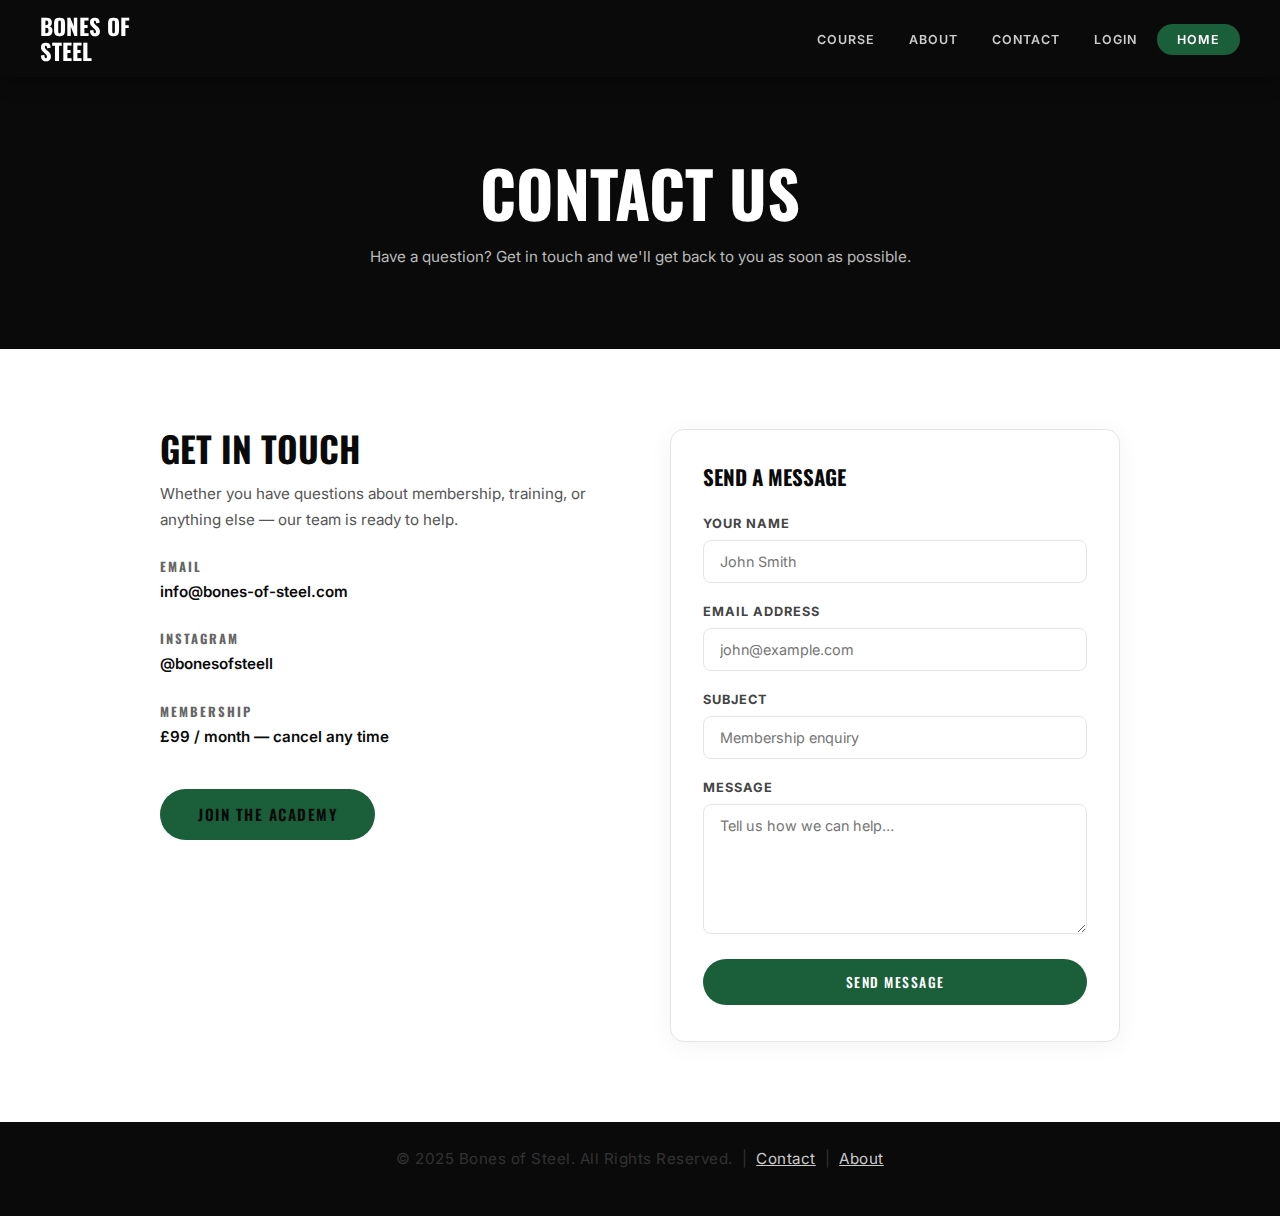
<file: contact.html>
<!DOCTYPE html>
<html lang="en">
<head>
  <meta charset="UTF-8">
  <meta name="viewport" content="width=device-width, initial-scale=1.0">
  <title>Contact | Bones of Steel</title>
  <link rel="preconnect" href="https://fonts.googleapis.com">
  <link rel="preconnect" href="https://fonts.gstatic.com" crossorigin>
  <link href="https://fonts.googleapis.com/css2?family=Oswald:wght@400;500;600;700&family=Inter:wght@300;400;500;600&display=swap" rel="stylesheet">
  <link rel="stylesheet" href="style.css">
  <style>
    .contact-wrap { padding: 80px 24px; }
    .contact-grid {
      display: grid;
      grid-template-columns: 1fr 1fr;
      gap: 60px;
      max-width: 960px;
      margin: 0 auto;
      align-items: start;
    }
    .contact-info h2 { font-size: 2.2rem; margin-bottom: 14px; }
    .contact-info p  { color: #555; }
    .contact-block {
      margin-top: 28px;
    }
    .contact-block h4 {
      font-size: 0.8rem;
      letter-spacing: 2px;
      color: var(--gray-500);
      margin-bottom: 4px;
    }
    .contact-block a,
    .contact-block span {
      font-size: 0.95rem;
      font-weight: 600;
      color: var(--black);
    }
    .contact-block a:hover { color: var(--green); }

    .contact-form-card {
      background: var(--white);
      border: 1px solid var(--gray-200);
      border-radius: 14px;
      padding: 36px 32px;
      box-shadow: 0 4px 24px rgba(0,0,0,0.05);
    }
    .contact-form-card h3 { font-size: 1.3rem; margin-bottom: 24px; }

    .form-success {
      background: var(--green-light);
      color: var(--green);
      border-radius: 8px;
      padding: 14px 18px;
      font-size: 0.9rem;
      font-weight: 600;
      margin-top: 16px;
      display: none;
    }

    @media (max-width: 768px) {
      .contact-grid { grid-template-columns: 1fr; gap: 36px; }
    }
  </style>
</head>
<body>

  <!-- ░░ NAV ░░ -->
  <nav>
    <a href="index.html" class="nav-logo">
      <span>BONES OF</span>
      <span>STEEL</span>
    </a>
    <button class="nav-hamburger" onclick="toggleMenu()" aria-label="Menu">
      <span></span><span></span><span></span>
    </button>
    <ul class="nav-links" id="nav-links">
      <li><a href="course-content.html">Course</a></li>
      <li><a href="about.html">About</a></li>
      <li><a href="contact.html">Contact</a></li>
      <li><a href="login.html">Login</a></li>
      <li><a href="index.html" class="nav-btn">Home</a></li>
    </ul>
  </nav>

  <!-- ░░ PAGE HERO ░░ -->
  <div class="page-hero">
    <h1>Contact Us</h1>
    <p>Have a question? Get in touch and we'll get back to you as soon as possible.</p>
  </div>

  <!-- ░░ CONTACT BODY ░░ -->
  <div class="contact-wrap">
    <div class="contact-grid">

      <!-- Info Side -->
      <div class="contact-info">
        <h2>Get in Touch</h2>
        <p>Whether you have questions about membership, training, or anything else — our team is ready to help.</p>

        <div class="contact-block">
          <h4>Email</h4>
          <a href="mailto:info@bones-of-steel.com">info@bones-of-steel.com</a>
        </div>

        <div class="contact-block">
          <h4>Instagram</h4>
          <a href="https://www.instagram.com/bonesofsteell" target="_blank" rel="noopener">@bonesofsteell</a>
        </div>

        <div class="contact-block">
          <h4>Membership</h4>
          <span>£99 / month — cancel any time</span>
        </div>

        <div class="contact-block" style="margin-top: 40px;">
          <a href="login.html" class="btn btn-green">Join the Academy</a>
        </div>
      </div>

      <!-- Form Side -->
      <div class="contact-form-card">
        <h3>Send a Message</h3>
        <form id="contact-form" onsubmit="handleSubmit(event)">
          <div class="form-group">
            <label for="c-name">Your Name</label>
            <input type="text" id="c-name" name="name" placeholder="John Smith" required>
          </div>
          <div class="form-group">
            <label for="c-email">Email Address</label>
            <input type="email" id="c-email" name="email" placeholder="john@example.com" required>
          </div>
          <div class="form-group">
            <label for="c-subject">Subject</label>
            <input type="text" id="c-subject" name="subject" placeholder="Membership enquiry">
          </div>
          <div class="form-group">
            <label for="c-message">Message</label>
            <textarea id="c-message" name="message" placeholder="Tell us how we can help…" required></textarea>
          </div>
          <button type="submit" class="btn btn-green" style="width:100%; text-align:center;">Send Message</button>
          <div class="form-success" id="form-success">
            ✓ Thank you! We'll be in touch soon.
          </div>
        </form>
      </div>

    </div>
  </div>

  <!-- ░░ FOOTER ░░ -->
  <footer>
    <p>&copy; 2025 Bones of Steel. All Rights Reserved. &nbsp;|&nbsp;
      <a href="contact.html">Contact</a> &nbsp;|&nbsp;
      <a href="about.html">About</a>
    </p>
  </footer>

  <script>
    function toggleMenu() {
      document.getElementById('nav-links').classList.toggle('open');
    }
    function handleSubmit(e) {
      e.preventDefault();
      // Replace this with your actual form submission (e.g. Formspree, EmailJS, etc.)
      document.getElementById('form-success').style.display = 'block';
      e.target.reset();
    }
  </script>

</body>
</html>
</file>
<file: style.css>
/* ================================================================
   BONES OF STEEL — Global Stylesheet
   ================================================================ */

:root {
  --green:        #1b5e3a;
  --green-hover:  #143d2b;
  --green-light:  #e8f5e9;
  --black:        #0a0a0a;
  --white:        #ffffff;
  --gray-50:      #f9f9f9;
  --gray-200:     #e5e5e5;
  --gray-500:     #666;
  --font-head:    'Oswald', sans-serif;
  --font-body:    'Inter', sans-serif;
  --max-width:    1100px;
  --radius:       50px;
  --transition:   0.25s ease;
}

/* ── Reset ─────────────────────────────────────────────────────── */
*, *::before, *::after { box-sizing: border-box; }

html { scroll-behavior: smooth; }

body {
  margin: 0;
  padding: 0;
  font-family: var(--font-body);
  color: var(--black);
  background: var(--white);
  line-height: 1.65;
  overflow-x: hidden;
}

img { display: block; max-width: 100%; }
a   { text-decoration: none; color: inherit; }
ul  { margin: 0; padding: 0; list-style: none; }

h1, h2, h3, h4 {
  font-family: var(--font-head);
  text-transform: uppercase;
  line-height: 1.1;
  margin: 0 0 1rem;
  font-weight: 700;
}

p { margin: 0 0 1.25rem; font-size: 0.95rem; color: #333; }

/* ── Container ──────────────────────────────────────────────────── */
.container  { max-width: var(--max-width); margin: 0 auto; padding: 0 24px; }
.text-center { text-align: center; }

/* ── Buttons ────────────────────────────────────────────────────── */
.btn {
  display: inline-block;
  padding: 13px 38px;
  border-radius: var(--radius);
  font-family: var(--font-head);
  font-weight: 500;
  font-size: 0.85rem;
  letter-spacing: 1.5px;
  text-transform: uppercase;
  cursor: pointer;
  border: none;
  transition: var(--transition);
  text-decoration: none;
}

.btn-white  { background: var(--white);  color: var(--black); }
.btn-white:hover  { background: #e0e0e0; }

.btn-green  { background: var(--green);  color: var(--white); }
.btn-green:hover  { background: var(--green-hover); }

.btn-black  { background: var(--black);  color: var(--white); }
.btn-black:hover  { background: #333; }

.btn-outline {
  background: transparent;
  color: var(--black);
  border: 2px solid var(--black);
  padding: 11px 38px;
}
.btn-outline:hover { background: var(--black); color: var(--white); }

/* ── Navigation ─────────────────────────────────────────────────── */
nav {
  position: sticky;
  top: 0;
  z-index: 1000;
  background: var(--black);
  color: var(--white);
  display: flex;
  align-items: center;
  justify-content: space-between;
  padding: 14px 40px;
  box-shadow: 0 2px 20px rgba(0,0,0,0.4);
}

.nav-logo {
  font-family: var(--font-head);
  font-size: 1.4rem;
  font-weight: 700;
  line-height: 1.1;
  color: var(--white);
  text-transform: uppercase;
}

.nav-logo span { display: block; }

.nav-links { display: flex; align-items: center; gap: 6px; }

.nav-links a {
  color: #ccc;
  font-size: 0.78rem;
  font-weight: 600;
  letter-spacing: 1px;
  text-transform: uppercase;
  padding: 8px 14px;
  border-radius: var(--radius);
  transition: var(--transition);
}

.nav-links a:hover { color: var(--white); background: rgba(255,255,255,0.08); }

.nav-links .nav-btn {
  background: var(--green);
  color: var(--white);
  padding: 8px 20px;
}
.nav-links .nav-btn:hover { background: var(--green-hover); }

/* hamburger */
.nav-hamburger {
  display: none;
  flex-direction: column;
  gap: 5px;
  cursor: pointer;
  background: none;
  border: none;
  padding: 4px;
}
.nav-hamburger span {
  display: block;
  width: 24px;
  height: 2px;
  background: var(--white);
  transition: var(--transition);
}

/* ── Hero ───────────────────────────────────────────────────────── */
.hero {
  position: relative;
  height: 90vh;
  min-height: 520px;
  background: url('https://images.squarespace-cdn.com/content/v1/678fd85c67028031d4eaa0ad/41779f63-1555-4306-8f00-b8d979db3700/bones_of_steel_image.jfif')
              no-repeat center center / cover;
  clip-path: polygon(0 0, 100% 0, 100% 90%, 0 100%);
  display: flex;
  align-items: center;
  justify-content: center;
  text-align: center;
  color: var(--white);
}

.hero-overlay {
  position: absolute;
  inset: 0;
  background: rgba(0,0,0,0.45);
  display: flex;
  align-items: center;
  justify-content: center;
}

.hero-content { position: relative; z-index: 1; padding: 0 20px; }

.hero h1 {
  font-size: clamp(3rem, 8vw, 5.5rem);
  letter-spacing: 4px;
  margin-bottom: 12px;
  text-shadow: 0 2px 20px rgba(0,0,0,0.5);
}

.hero-sub {
  font-size: 1.1rem;
  font-weight: 500;
  letter-spacing: 2px;
  text-decoration: underline;
  text-underline-offset: 6px;
  margin-bottom: 36px;
  color: #ddd;
}

/* ── Green Divider ──────────────────────────────────────────────── */
.green-divider {
  height: 4px;
  background: var(--green);
  transform: rotate(-1.5deg);
  transform-origin: left center;
  margin: 56px 0;
}

/* ── Pricing Section ────────────────────────────────────────────── */
.section-pricing {
  padding: 90px 24px 40px;
  background: var(--white);
}

.green-label {
  color: var(--green);
  font-size: clamp(1.5rem, 3vw, 2rem);
  margin-bottom: 10px;
}

.section-sub {
  font-size: 0.88rem;
  color: var(--gray-500);
  max-width: 580px;
  margin: 0 auto 50px;
}

.pricing-card {
  max-width: 720px;
  margin: 0 auto;
  text-align: center;
}

.pricing-card h3 {
  font-size: 1.5rem;
  text-transform: uppercase;
  margin-bottom: 6px;
}

.price-tag {
  font-family: var(--font-head);
  font-size: 3.2rem;
  font-weight: 700;
  line-height: 1;
  margin-bottom: 4px;
}

.price-period {
  font-size: 0.85rem;
  color: var(--gray-500);
  margin-bottom: 22px;
}

.pricing-desc {
  font-size: 0.9rem;
  color: #444;
  max-width: 680px;
  margin: 0 auto 24px;
}

.features-list {
  margin: 28px auto 0;
  max-width: 420px;
  text-align: left;
}

.features-list li {
  font-size: 0.88rem;
  font-weight: 600;
  padding: 5px 0;
  display: flex;
  align-items: center;
  gap: 8px;
}

.features-list li::before {
  content: '✓';
  color: var(--green);
  font-weight: 800;
  font-size: 1rem;
  flex-shrink: 0;
}

/* ── About Section ──────────────────────────────────────────────── */
.section-about {
  padding: 40px 24px 60px;
  background: var(--white);
}

.about-row {
  display: flex;
  align-items: center;
  gap: 70px;
}

.about-image {
  flex: 1;
  min-width: 0;
}

.about-image img {
  width: 100%;
  height: 520px;
  object-fit: cover;
  border-radius: 260px; /* oval */
}

.about-text {
  flex: 1;
  min-width: 0;
}

.about-text h2 { font-size: clamp(2rem, 3.5vw, 2.8rem); color: #111; }
.about-text .tagline { font-style: italic; font-weight: 700; color: var(--black); }

/* ── Socials Section ────────────────────────────────────────────── */
.section-socials {
  padding: 60px 24px 80px;
  background: var(--white);
  text-align: center;
}

.section-socials h2 { font-size: 1.8rem; margin-bottom: 36px; }

.social-grid {
  display: grid;
  grid-template-columns: repeat(4, 1fr);
  gap: 12px;
  margin-bottom: 36px;
}

.social-item {
  overflow: hidden;
  cursor: pointer;
}

.social-item img {
  width: 100%;
  height: 280px;
  object-fit: cover;
  transition: transform 0.4s ease;
}

.social-item:hover img { transform: scale(1.04); }

/* ── Footer ─────────────────────────────────────────────────────── */
footer {
  background: var(--black);
  color: #aaa;
  text-align: center;
  padding: 24px 20px;
  font-size: 0.8rem;
  letter-spacing: 0.5px;
}

footer a { color: #ccc; text-decoration: underline; }

/* ── Auth / Login Page ──────────────────────────────────────────── */
.auth-page {
  min-height: calc(100vh - 60px);
  display: flex;
  align-items: center;
  justify-content: center;
  background: var(--gray-50);
  padding: 40px 20px;
}

.auth-card {
  background: var(--white);
  border-radius: 16px;
  padding: 48px 44px;
  width: 100%;
  max-width: 420px;
  box-shadow: 0 8px 40px rgba(0,0,0,0.08);
}

.auth-card h2 {
  font-size: 1.6rem;
  margin-bottom: 28px;
  text-align: center;
}

.auth-card input {
  width: 100%;
  padding: 12px 16px;
  border: 1.5px solid var(--gray-200);
  border-radius: 8px;
  font-family: var(--font-body);
  font-size: 0.9rem;
  margin-bottom: 14px;
  transition: border-color var(--transition);
  outline: none;
}

.auth-card input:focus { border-color: var(--green); }

.auth-card .btn { width: 100%; text-align: center; margin-top: 4px; }

.auth-toggle {
  text-align: center;
  font-size: 0.85rem;
  margin-top: 18px;
  color: var(--gray-500);
}

.auth-toggle a {
  color: var(--green);
  font-weight: 700;
  cursor: pointer;
  text-decoration: underline;
}

.auth-error {
  color: #d32f2f;
  font-size: 0.82rem;
  text-align: center;
  margin-top: 10px;
  min-height: 20px;
}

.auth-success {
  color: var(--green);
  font-size: 0.82rem;
  text-align: center;
  margin-top: 10px;
}

/* ── Dashboard ──────────────────────────────────────────────────── */
.dash-nav {
  background: var(--black);
  color: var(--white);
  display: flex;
  align-items: center;
  justify-content: space-between;
  padding: 14px 32px;
  position: sticky;
  top: 0;
  z-index: 100;
}

.dash-nav-left {
  font-family: var(--font-head);
  font-size: 1.2rem;
  font-weight: 700;
  letter-spacing: 1px;
}

.dash-nav-right {
  display: flex;
  align-items: center;
  gap: 14px;
  font-size: 0.82rem;
}

.dash-nav-right span { color: #aaa; }

.dash-nav-right a {
  color: #ccc;
  text-decoration: none;
  transition: color var(--transition);
}
.dash-nav-right a:hover { color: var(--white); }

.dash-logout {
  background: none;
  border: 1px solid #555;
  border-radius: var(--radius);
  color: #ccc;
  font-size: 0.78rem;
  font-weight: 600;
  letter-spacing: 0.5px;
  padding: 6px 16px;
  cursor: pointer;
  transition: var(--transition);
  font-family: var(--font-body);
}
.dash-logout:hover { background: rgba(255,255,255,0.08); color: var(--white); }

/* Tabs */
.tabs-wrap {
  max-width: 1280px;
  margin: 0 auto;
  padding: 0 24px;
}

.tabs-nav {
  display: flex;
  border-bottom: 2px solid var(--gray-200);
  margin-bottom: 24px;
}

.tabs-nav li {
  padding: 14px 24px;
  cursor: pointer;
  font-family: var(--font-head);
  font-size: 0.82rem;
  font-weight: 500;
  letter-spacing: 1.5px;
  text-transform: uppercase;
  color: var(--gray-500);
  border-bottom: 3px solid transparent;
  margin-bottom: -2px;
  transition: var(--transition);
  user-select: none;
  flex: 1;
  text-align: center;
}

.tabs-nav li:hover { color: var(--black); background: var(--gray-50); }
.tabs-nav li.active { color: var(--black); border-bottom-color: var(--green); }

.tab-pane { display: none; }
.tab-pane.active { display: block; animation: fadeIn 0.3s ease; }

@keyframes fadeIn { from { opacity: 0; transform: translateY(6px); } to { opacity: 1; transform: none; } }

/* ── Classroom ──────────────────────────────────────────────────── */
.module {
  background: var(--white);
  border: 1px solid var(--gray-200);
  border-radius: 10px;
  margin-bottom: 14px;
  overflow: hidden;
}

.module-header {
  display: flex;
  justify-content: space-between;
  align-items: center;
  padding: 16px 20px;
  cursor: pointer;
  font-family: var(--font-head);
  font-size: 0.9rem;
  font-weight: 600;
  letter-spacing: 1px;
  text-transform: uppercase;
  background: var(--gray-50);
  transition: background var(--transition);
  user-select: none;
}

.module-header:hover { background: #f0f0f0; }

.module-header .chevron {
  font-size: 0.7rem;
  transition: transform var(--transition);
}

.module-header.open .chevron { transform: rotate(180deg); }

.module-body {
  display: none;
  padding: 8px 0;
}

.module-body.open { display: block; }

.video-item {
  display: flex;
  align-items: center;
  gap: 10px;
  padding: 11px 20px;
  font-size: 0.88rem;
  cursor: pointer;
  transition: background var(--transition);
  border-radius: 6px;
  margin: 2px 8px;
}

.video-item:hover { background: var(--green-light); }

.video-item svg { color: var(--green); flex-shrink: 0; }

.video-player-wrap {
  margin-top: 24px;
  border-radius: 12px;
  overflow: hidden;
  background: var(--black);
  display: none;
}

.video-player-wrap iframe {
  width: 100%;
  height: 480px;
  border: none;
}

/* ── Leaderboard ─────────────────────────────────────────────────── */
.leader-header {
  background: var(--gray-50);
  border-radius: 12px;
  padding: 24px;
  text-align: center;
  margin-bottom: 24px;
}

.leader-header h3 {
  font-size: 1.4rem;
  margin-bottom: 6px;
}

.leader-header p { font-size: 0.8rem; color: var(--gray-500); margin: 0; }

.leader-list { }

.leader-row {
  display: flex;
  align-items: center;
  gap: 14px;
  padding: 14px 20px;
  border-bottom: 1px solid var(--gray-200);
  background: var(--white);
  transition: background var(--transition);
}

.leader-row:hover { background: var(--gray-50); }

.leader-row:first-child { border-radius: 10px 10px 0 0; }
.leader-row:last-child  { border-bottom: none; border-radius: 0 0 10px 10px; }

.leader-rank {
  font-family: var(--font-head);
  font-size: 1rem;
  font-weight: 700;
  width: 34px;
  color: #999;
}

.rank-1 { color: #f59e0b; }
.rank-2 { color: #94a3b8; }
.rank-3 { color: #b45309; }

.leader-avatar {
  width: 40px;
  height: 40px;
  border-radius: 50%;
  background: var(--gray-200);
  display: flex;
  align-items: center;
  justify-content: center;
  font-size: 0.8rem;
  font-weight: 700;
  flex-shrink: 0;
  overflow: hidden;
  color: #555;
}

.leader-avatar img { width: 100%; height: 100%; object-fit: cover; }

.leader-name { flex: 1; font-weight: 600; font-size: 0.9rem; }

.leader-you {
  font-size: 0.7rem;
  background: var(--green-light);
  color: var(--green);
  font-weight: 700;
  padding: 2px 8px;
  border-radius: 20px;
  margin-left: 6px;
}

.leader-points { color: var(--green); font-weight: 700; font-size: 0.9rem; }

/* ── Calendar ────────────────────────────────────────────────────── */
.calendar-placeholder {
  padding: 40px;
  background: var(--gray-50);
  border-radius: 12px;
  text-align: center;
  border: 2px dashed var(--gray-200);
}

.calendar-placeholder p { color: var(--gray-500); margin: 0; }

/* ── About Page ─────────────────────────────────────────────────── */
.page-hero {
  background: var(--black);
  color: var(--white);
  padding: 80px 24px;
  text-align: center;
}

.page-hero h1 { font-size: clamp(2.5rem, 5vw, 4rem); }
.page-hero p { color: #bbb; max-width: 600px; margin: 0 auto; }

.about-section { padding: 80px 24px; }

.about-duo {
  display: grid;
  grid-template-columns: 1fr 1fr;
  gap: 40px;
  margin: 50px 0;
}

.about-duo img {
  width: 100%;
  height: 420px;
  object-fit: cover;
  border-radius: 12px;
}

/* ── Contact Page ────────────────────────────────────────────────── */
.contact-section {
  padding: 80px 24px;
  max-width: 640px;
  margin: 0 auto;
}

.contact-section h2 { font-size: 2rem; margin-bottom: 10px; }

.form-group { margin-bottom: 18px; }

.form-group label {
  display: block;
  font-size: 0.8rem;
  font-weight: 700;
  letter-spacing: 1px;
  text-transform: uppercase;
  margin-bottom: 6px;
  color: #444;
}

.form-group input,
.form-group textarea,
.form-group select {
  width: 100%;
  padding: 12px 16px;
  border: 1.5px solid var(--gray-200);
  border-radius: 8px;
  font-family: var(--font-body);
  font-size: 0.9rem;
  outline: none;
  transition: border-color var(--transition);
}

.form-group input:focus,
.form-group textarea:focus { border-color: var(--green); }

.form-group textarea { min-height: 130px; resize: vertical; }

/* ── Mobile ──────────────────────────────────────────────────────── */
@media (max-width: 768px) {
  nav { padding: 12px 20px; }

  .nav-links { display: none; flex-direction: column; position: absolute; top: 60px; left: 0; right: 0; background: var(--black); padding: 20px; gap: 10px; border-top: 1px solid #333; }
  .nav-links.open { display: flex; }
  .nav-hamburger { display: flex; }

  .hero { clip-path: polygon(0 0, 100% 0, 100% 93%, 0 100%); }

  .about-row { flex-direction: column; gap: 32px; }
  .about-image img { height: 350px; border-radius: 175px; }

  .social-grid { grid-template-columns: repeat(2, 1fr); }
  .social-item img { height: 220px; }

  .auth-card { padding: 32px 24px; }

  .dash-nav { padding: 12px 16px; }
  .tabs-wrap { padding: 0 16px; }
  .tabs-nav li { padding: 12px 8px; font-size: 0.7rem; letter-spacing: 0.5px; }

  .about-duo { grid-template-columns: 1fr; }
  .about-duo img { height: 280px; }

  .video-player-wrap iframe { height: 280px; }
}

@media (max-width: 480px) {
  .hero h1 { font-size: 2.6rem; }
  .price-tag { font-size: 2.5rem; }
  .tabs-nav { overflow-x: auto; white-space: nowrap; flex-wrap: nowrap; }
}
</file>
